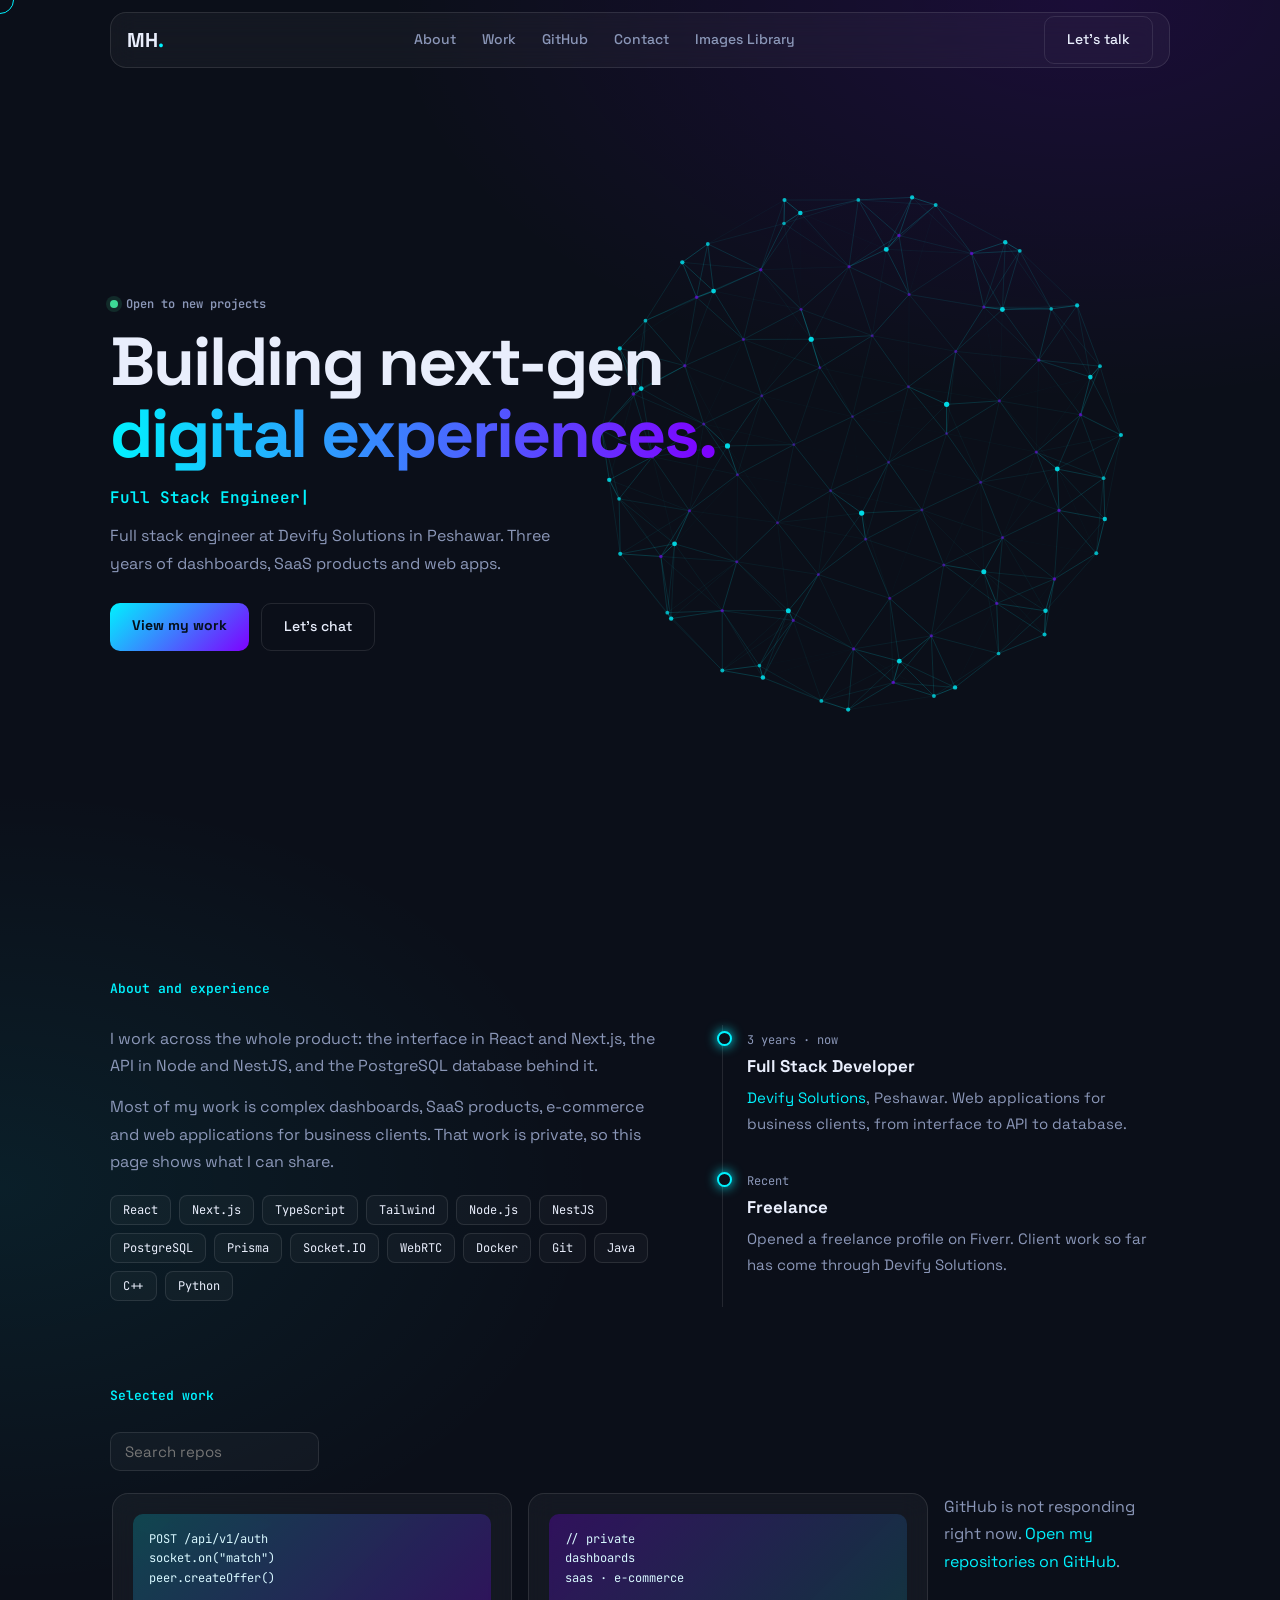
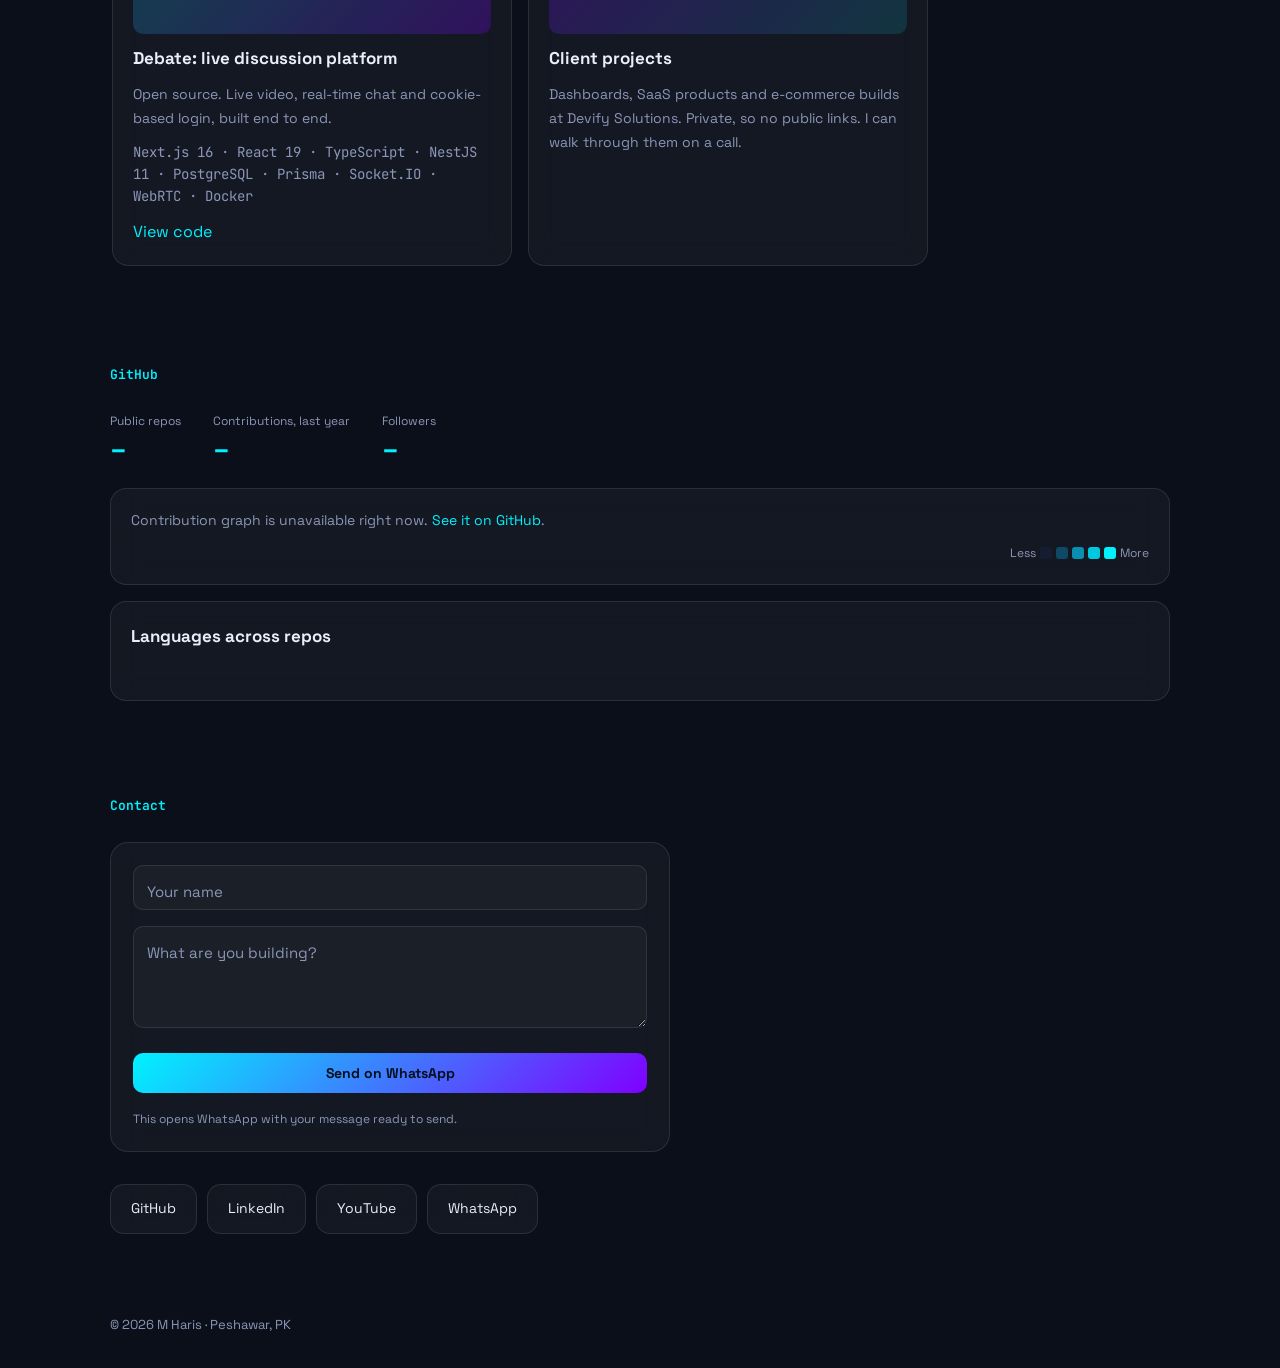
<file: profile.html>
<!DOCTYPE html>
<html lang="en">

<head>
  <meta charset="UTF-8">
  <meta name="viewport" content="width=device-width, initial-scale=1">
  <title>M Haris • Full Stack Engineer</title>
  <meta name="description"
    content="M Haris, full stack engineer at Devify Solutions, Peshawar. Dashboards, SaaS and web apps with React, Next.js, NestJS and PostgreSQL.">
  <meta property="og:title" content="M Haris • Full Stack Engineer">
  <meta property="og:image" content="profile.png">
  <meta name="theme-color" content="#0B0F19">
  <link rel="icon"
    href="data:image/svg+xml,<svg xmlns='http://www.w3.org/2000/svg' viewBox='0 0 100 100'><text y='.9em' font-size='90'>⌨️</text></svg>">
  <link rel="preconnect" href="https://fonts.googleapis.com">
  <link rel="preconnect" href="https://fonts.gstatic.com" crossorigin>
  <link
    href="https://fonts.googleapis.com/css2?family=JetBrains+Mono:wght@400;600&family=Space+Grotesk:wght@400;500;700&display=swap"
    rel="stylesheet">
  <link rel="stylesheet" href="profile.css">
</head>

<body>
  <div id="cur" aria-hidden="true"></div>
  <header class="nav glass"><a href="#top" class="logo">MH<i>.</i></a>
    <nav id="dr"><a href="#about">About</a><a href="#work">Work</a><a href="#github">GitHub</a><a
        href="#contact">Contact</a><a href="images.html">Images Library</a></nav>
    <a href="#contact" class="btn mag nav__cta">Let's talk</a>
    <button id="bg" aria-label="Menu" aria-expanded="false" aria-controls="dr"><span></span><span></span></button>
  </header>

  <main id="top">
    <section class="hero">
      <canvas id="mesh" aria-hidden="true"></canvas>
      <div class="hero__txt">
        <p class="chip"><i></i>Open to new projects</p>
        <h1>Building next-gen <em>digital experiences.</em></h1>
        <p class="type"><span id="typed"></span><b>|</b></p>
        <p class="lead">Full stack engineer at Devify Solutions in Peshawar. Three years of dashboards, SaaS products
          and web apps.</p>
        <div class="cta"><a href="#work" class="btn btn--p mag">View my work</a><a href="#contact" class="btn mag">Let's
            chat</a></div>
      </div>
    </section>

    <section id="about" class="wrap">
      <h2 class="rv">About and experience</h2>
      <div class="split">
        <div class="rv">
          <p>I work across the whole product: the interface in React and Next.js, the API in Node and NestJS, and the
            PostgreSQL database behind it.</p>
          <p>Most of my work is complex dashboards, SaaS products, e-commerce and web applications for business clients.
            That work is private, so this page shows what I can share.</p>
          <div class="stack" id="stackGrid"></div>
        </div>
        <ol class="tl">
          <li class="rv"><span>3 years · now</span>
            <h3>Full Stack Developer</h3>
            <p><a class="live" href="https://devifysolutions.com/" target="_blank" rel="noopener">Devify Solutions</a>,
              Peshawar. Web applications for business clients, from interface to API to database.</p>
          </li>
          <li class="rv"><span>Recent</span>
            <h3>Freelance</h3>
            <p>Opened a freelance profile on Fiverr. Client work so far has come through Devify Solutions.</p>
          </li>
        </ol>
      </div>
    </section>

    <section id="work" class="wrap">
      <h2 class="rv">Selected work</h2>
      <div class="tools rv"><input id="q" type="search" placeholder="Search repos" aria-label="Search repos">
        <div id="langs" class="pills"></div>
      </div>
      <div id="rail" class="rail">
        <article class="card glass tilt feat">
          <div class="thumb">
            <pre>POST /api/v1/auth
socket.on("match")
peer.createOffer()</pre>
          </div>
          <h3>Debate: live discussion platform</h3>
          <p>Open source. Live video, real-time chat and cookie-based login, built end to end.</p>
          <p class="tags">Next.js 16 · React 19 · TypeScript · NestJS 11 · PostgreSQL · Prisma · Socket.IO · WebRTC ·
            Docker</p>
          <a class="live" href="https://github.com/harisdevify/debateNextJS" target="_blank" rel="noopener">View
            code</a>
        </article>
        <article class="card glass tilt feat">
          <div class="thumb thumb--b">
            <pre>// private
dashboards
saas · e-commerce</pre>
          </div>
          <h3>Client projects</h3>
          <p>Dashboards, SaaS products and e-commerce builds at Devify Solutions. Private, so no public links. I can
            walk through them on a call.</p>
        </article>
        <div id="repos" style="display:contents">
          <div class="card sk"></div>
          <div class="card sk"></div>
        </div>
      </div>
    </section>

    <section id="github" class="wrap">
      <h2 class="rv">GitHub <small id="ctotal"></small></h2>
      <dl class="stats rv">
        <div>
          <dt>Public repos</dt>
          <dd data-k="repos">–</dd>
        </div>
        <div>
          <dt>Contributions, last year</dt>
          <dd data-k="contrib">–</dd>
        </div>
        <div>
          <dt>Followers</dt>
          <dd data-k="followers">–</dd>
        </div>
      </dl>
      <div class="card glass heat rv">
        <div id="heat" aria-label="GitHub contribution graph"></div>
        <div class="legend">Less <i class="l0"></i><i class="l1"></i><i class="l2"></i><i class="l3"></i><i
            class="l4"></i> More</div>
      </div>
      <div class="card glass rv">
        <h3>Languages across repos</h3>
        <div id="lbar" class="lbar"></div>
        <div id="llist" class="pills"></div>
      </div>
    </section>

    <section id="contact" class="wrap">
      <h2 class="rv">Contact</h2>
      <form id="cf" class="glass form rv">
        <div class="f"><input id="n" placeholder=" " required><label for="n">Your name</label></div>
        <div class="f"><textarea id="m" rows="4" placeholder=" " required></textarea><label for="m">What are you
            building?</label></div>
        <button class="btn btn--p mag" type="submit">Send on WhatsApp</button>
        <p class="note">This opens WhatsApp with your message ready to send.</p>
      </form>
      <div class="dock rv"><a class="mag glass" href="https://github.com/harisdevify" target="_blank"
          rel="noopener">GitHub</a><a class="mag glass" href="https://www.linkedin.com/in/hariswebdev/" target="_blank"
          rel="noopener">LinkedIn</a><a class="mag glass" href="https://www.youtube.com/@programming360-f5s"
          target="_blank" rel="noopener">YouTube</a><a class="mag glass" href="https://wa.me/923048994097"
          target="_blank" rel="noopener">WhatsApp</a></div>
      <p class="foot">© 2026 M Haris · Peshawar, PK</p>
    </section>
  </main>
  <div id="tip" class="tip" role="tooltip"></div>
  <script src="profile.js"></script>
</body>

</html>
</file>
<file: profile.css>
/* Mobile first. Breakpoints: base = phones, 860px+ = tablet/desktop (two-column splits, inline nav). */
:root {
  --bg: #0b0f19;
  --c: #00f2fe;
  --v: #7f00ff;
  --t: #e9eefc;
  --m: #8b97b8;
  --b: #ffffff1a;
  --l0: #161d33;
  --l1: #0e4a66;
  --l2: #0a8fb0;
  --l3: #00c8e0;
  --l4: #00f2fe;
}
* {
  box-sizing: border-box;
  margin: 0;
}
html {
  scroll-behavior: smooth;
  scroll-padding-top: 80px;
}
body {
  background:
    radial-gradient(700px 400px at 85% 0, #7f00ff22, transparent),
    radial-gradient(600px 400px at 0 40%, #00f2fe12, transparent), var(--bg);
  color: var(--t);
  font:
    400 16px/1.7 'Space Grotesk',
    system-ui,
    sans-serif;
  overflow-x: hidden;
}
a {
  color: inherit;
  text-decoration: none;
}
:focus-visible {
  outline: 2px solid var(--c);
  outline-offset: 3px;
}
.glass {
  background: #ffffff0a;
  backdrop-filter: blur(14px);
  -webkit-backdrop-filter: blur(14px);
  border: 1px solid var(--b);
}
.wrap {
  max-width: 1100px;
  margin: auto;
  padding: 80px 20px 0;
}
/* Nav: floating glass bar; on phones links live in a fullscreen drawer */
.nav {
  position: fixed;
  z-index: 50;
  top: 12px;
  left: 12px;
  right: 12px;
  height: 56px;
  border-radius: 16px;
  display: flex;
  align-items: center;
  justify-content: space-between;
  padding: 0 16px;
}
.logo {
  font-weight: 700;
  font-size: 20px;
}
.logo i {
  color: var(--c);
  font-style: normal;
}
#dr {
  position: fixed;
  inset: 0;
  background: #0b0f19f2;
  display: flex;
  flex-direction: column;
  justify-content: center;
  gap: 8px;
  padding: 0 36px;
  opacity: 0;
  pointer-events: none;
  transition: 0.3s;
  z-index: -1;
}
#dr.open {
  opacity: 1;
  pointer-events: auto;
}
#dr a {
  font-size: 32px;
  font-weight: 700;
  transform: translateX(-24px);
  opacity: 0;
  transition: 0.4s;
}
#dr.open a {
  transform: none;
  opacity: 1;
}
#dr.open a:nth-child(2) {
  transition-delay: 0.06s;
}
#dr.open a:nth-child(3) {
  transition-delay: 0.12s;
}
#dr.open a:nth-child(4) {
  transition-delay: 0.18s;
}
#dr.open a:nth-child(5) {
  transition-delay: 0.24s;
}
.nav__cta {
  display: none;
}
#bg {
  background: none;
  border: 0;
  width: 40px;
  height: 40px;
  position: relative;
  cursor: pointer;
}
#bg span {
  position: absolute;
  left: 9px;
  right: 9px;
  height: 2px;
  background: var(--t);
  transition: 0.3s;
}
#bg span:first-child {
  top: 15px;
}
#bg span:last-child {
  top: 23px;
}
#bg[aria-expanded='true'] span:first-child {
  top: 19px;
  transform: rotate(45deg);
}
#bg[aria-expanded='true'] span:last-child {
  top: 19px;
  transform: rotate(-45deg);
}
.btn {
  display: inline-block;
  padding: 11px 22px;
  border: 1px solid var(--b);
  border-radius: 10px;
  font-weight: 500;
  font-size: 14px;
  background: none;
  color: var(--t);
  cursor: pointer;
  transition:
    border-color 0.2s,
    box-shadow 0.2s;
  font-family: inherit;
}
.btn:hover {
  border-color: var(--c);
  box-shadow: 0 0 24px #00f2fe33;
}
.btn--p {
  background: linear-gradient(135deg, var(--c), var(--v));
  border: 0;
  color: #04101c;
  font-weight: 700;
}
/* Hero: canvas particle sphere sits behind text on phones, to the right on desktop */
.hero {
  position: relative;
  min-height: 100svh;
  display: flex;
  align-items: center;
  padding: 96px 20px 40px;
  max-width: 1100px;
  margin: auto;
}
#mesh {
  position: absolute;
  inset: 0;
  width: 100%;
  height: 100%;
  opacity: 0.55;
  touch-action: pan-y;
}
.hero__txt {
  position: relative;
  pointer-events: none;
}
.hero__txt a {
  pointer-events: auto;
}
.chip {
  display: inline-flex;
  align-items: center;
  gap: 8px;
  font:
    600 12px 'JetBrains Mono',
    monospace;
  color: var(--m);
  margin-bottom: 14px;
}
.chip i {
  width: 8px;
  height: 8px;
  border-radius: 50%;
  background: #3ddc97;
  box-shadow: 0 0 0 4px #3ddc9722;
}
h1 {
  font-size: clamp(36px, 9vw, 68px);
  line-height: 1.05;
  letter-spacing: -0.03em;
  max-width: 11em;
}
h1 em {
  font-style: normal;
  background: linear-gradient(90deg, var(--c), var(--v));
  -webkit-background-clip: text;
  background-clip: text;
  color: transparent;
}
.type {
  font:
    600 16px 'JetBrains Mono',
    monospace;
  color: var(--c);
  margin: 18px 0 8px;
  min-height: 1.7em;
}
.type b {
  animation: bl 1s steps(1) infinite;
}
@keyframes bl {
  50% {
    opacity: 0;
  }
}
.lead {
  color: var(--m);
  max-width: 30em;
}
.cta {
  display: flex;
  gap: 12px;
  flex-wrap: wrap;
  margin-top: 26px;
}
h2 {
  font:
    600 13px 'JetBrains Mono',
    monospace;
  color: var(--c);
  margin-bottom: 28px;
}
h2 small {
  color: var(--m);
  font-weight: 400;
  margin-left: 8px;
}
.split {
  display: grid;
  gap: 40px;
}
p {
  color: var(--m);
  margin-bottom: 14px;
}
h3 {
  font-size: 17px;
  color: var(--t);
}
.live {
  color: var(--c);
}
.live:hover {
  text-decoration: underline;
}
.stack {
  display: flex;
  flex-wrap: wrap;
  gap: 8px;
  margin-top: 20px;
}
.stack span {
  font:
    12px 'JetBrains Mono',
    monospace;
  padding: 6px 12px;
  border: 1px solid var(--b);
  border-radius: 8px;
  background: #ffffff08;
  transition: 0.25s;
}
.stack span:hover {
  transform: translateY(-4px) scale(1.06);
  border-color: var(--c);
  box-shadow: 0 8px 20px #00f2fe22;
  color: var(--c);
}
.tl {
  list-style: none;
  border-left: 1px solid var(--b);
  padding-left: 24px;
}
.tl li {
  position: relative;
  margin-bottom: 30px;
}
.tl li::before {
  content: '';
  position: absolute;
  left: -30px;
  top: 6px;
  width: 11px;
  height: 11px;
  border-radius: 50%;
  background: var(--bg);
  border: 2px solid var(--c);
  box-shadow: 0 0 12px var(--c);
}
.tl span {
  font:
    12px 'JetBrains Mono',
    monospace;
  color: var(--m);
}
.tl p {
  font-size: 15px;
  margin-top: 4px;
}
/* Projects: horizontal scroll-snap rail, works with touch swipe and trackpad */
.rail {
  display: flex;
  gap: 16px;
  overflow-x: auto;
  scroll-snap-type: x mandatory;
  padding: 6px 2px 20px;
  scrollbar-width: thin;
  scrollbar-color: var(--v) transparent;
  -webkit-overflow-scrolling: touch;
}
.card {
  flex: 0 0 min(84vw, 320px);
  scroll-snap-align: start;
  border-radius: 16px;
  padding: 20px;
  display: flex;
  flex-direction: column;
  gap: 10px;
  background: #ffffff0a;
  border: 1px solid var(--b);
  transition:
    transform 0.15s ease-out,
    border-color 0.2s;
  transform-style: preserve-3d;
}
.card:hover {
  border-color: var(--c);
}
.card p {
  font-size: 14px;
  margin: 0;
}
.feat {
  flex-basis: min(88vw, 400px);
}
.tags {
  font:
    11px/1.6 'JetBrains Mono',
    monospace;
  color: var(--m) !important;
}
.thumb {
  height: 120px;
  border-radius: 10px;
  overflow: hidden;
  background: linear-gradient(135deg, #00f2fe33, #7f00ff44);
  position: relative;
}
.thumb pre {
  position: absolute;
  inset: 0;
  padding: 16px;
  font:
    12px/1.6 'JetBrains Mono',
    monospace;
  color: #d8f8ff;
  transition: transform 0.5s;
}
.card:hover .thumb pre {
  transform: scale(1.12);
}
.thumb--b {
  background: linear-gradient(135deg, #7f00ff44, #00f2fe22);
}
.meta {
  margin-top: auto;
  display: flex;
  gap: 12px;
  flex-wrap: wrap;
  font:
    12px 'JetBrains Mono',
    monospace;
  color: var(--m);
}
.dot {
  display: inline-block;
  width: 9px;
  height: 9px;
  border-radius: 50%;
  margin-right: 6px;
  background: var(--m);
}
.sk {
  min-height: 150px;
  animation: pl 1.2s infinite alternate;
}
@keyframes pl {
  to {
    opacity: 0.4;
  }
}
.tools {
  display: flex;
  gap: 12px;
  flex-wrap: wrap;
  margin-bottom: 16px;
  align-items: center;
}
input,
textarea {
  width: 100%;
  background: #ffffff08;
  border: 1px solid var(--b);
  border-radius: 10px;
  padding: 16px 14px 8px;
  color: var(--t);
  font:
    15px 'Space Grotesk',
    sans-serif;
  resize: vertical;
}
.tools input {
  width: auto;
  min-width: 200px;
  padding: 9px 14px;
}
.pills {
  display: flex;
  gap: 8px;
  flex-wrap: wrap;
}
.pills button,
.pills span {
  font:
    12px 'JetBrains Mono',
    monospace;
  padding: 5px 12px;
  border: 1px solid var(--b);
  border-radius: 20px;
  background: none;
  color: var(--m);
  cursor: pointer;
}
.pills button:hover,
.pills button.on {
  border-color: var(--c);
  color: var(--t);
}
.stats {
  display: flex;
  gap: 32px;
  flex-wrap: wrap;
  margin-bottom: 20px;
}
.stats dt {
  font-size: 12px;
  color: var(--m);
}
.stats dd {
  font:
    600 28px 'JetBrains Mono',
    monospace;
  color: var(--c);
}
#github .card {
  flex: none;
  margin-bottom: 16px;
}
.heat {
  overflow-x: auto;
}
#heat {
  display: grid;
  grid-auto-flow: column;
  grid-template-rows: 14px repeat(7, 12px);
  gap: 3px;
  min-width: 720px;
}
#heat i {
  border-radius: 3px;
  background: var(--l0);
}
#heat b {
  font:
    10px 'JetBrains Mono',
    monospace;
  color: var(--m);
  white-space: nowrap;
}
.l1 {
  background: var(--l1) !important;
}
.l2 {
  background: var(--l2) !important;
}
.l3 {
  background: var(--l3) !important;
}
.l4 {
  background: var(--l4) !important;
}
.legend {
  display: flex;
  gap: 4px;
  align-items: center;
  justify-content: flex-end;
  font-size: 12px;
  color: var(--m);
}
.legend i {
  width: 12px;
  height: 12px;
  border-radius: 3px;
  background: var(--l0);
}
.lbar {
  display: flex;
  height: 10px;
  border-radius: 5px;
  overflow: hidden;
  gap: 2px;
}
.lbar span {
  display: block;
}
/* Contact: floating labels */
.form {
  border-radius: 18px;
  padding: 22px;
  display: grid;
  gap: 16px;
  max-width: 560px;
}
.f {
  position: relative;
}
.f label {
  position: absolute;
  left: 14px;
  top: 14px;
  color: var(--m);
  font-size: 15px;
  pointer-events: none;
  transition: 0.2s;
}
.f input:focus + label,
.f input:not(:placeholder-shown) + label,
.f textarea:focus + label,
.f textarea:not(:placeholder-shown) + label {
  top: 4px;
  font-size: 11px;
  color: var(--c);
}
.f input:focus,
.f textarea:focus {
  outline: 0;
  border-color: var(--c);
}
.note {
  font-size: 12px;
  margin: 0;
}
.dock {
  display: flex;
  gap: 10px;
  flex-wrap: wrap;
  margin-top: 32px;
}
.dock a {
  padding: 12px 20px;
  border-radius: 14px;
  font-size: 14px;
  transition: border-color 0.2s;
}
.dock a:hover {
  border-color: var(--c);
}
.foot {
  margin: 80px 0 32px;
  font-size: 13px;
}
.tip {
  position: fixed;
  pointer-events: none;
  opacity: 0;
  background: #000d;
  border: 1px solid var(--b);
  padding: 5px 9px;
  border-radius: 6px;
  font:
    12px 'JetBrains Mono',
    monospace;
  z-index: 60;
  transition: opacity 0.1s;
}
/* Custom magnetic cursor: only on devices with a fine pointer and hover */
#cur {
  display: none;
  position: fixed;
  left: -14px;
  top: -14px;
  width: 28px;
  height: 28px;
  border: 1.5px solid var(--c);
  border-radius: 50%;
  pointer-events: none;
  z-index: 99;
  transition:
    width 0.2s,
    height 0.2s,
    margin 0.2s,
    background 0.2s,
    border-color 0.2s;
}
.fine #cur {
  display: block;
}
.fine #cur.big {
  width: 56px;
  height: 56px;
  margin: -14px 0 0 -14px;
  background: #00f2fe18;
  border-color: var(--v);
}
.rv {
  opacity: 0;
  transform: translateY(24px);
  transition:
    opacity 0.7s,
    transform 0.7s;
}
.rv.in {
  opacity: 1;
  transform: none;
}
@media (min-width: 860px) {
  .nav__cta {
    display: inline-block;
  }
  #bg {
    display: none;
  }
  #dr {
    position: static;
    flex-direction: row;
    background: none;
    opacity: 1;
    pointer-events: auto;
    padding: 0;
    gap: 26px;
    z-index: auto;
  }
  #dr a {
    font-size: 14px;
    font-weight: 500;
    opacity: 1;
    transform: none;
    color: var(--m);
  }
  #dr a:hover {
    color: var(--t);
  }
  .nav {
    left: 50%;
    right: auto;
    transform: translateX(-50%);
    width: min(1060px, calc(100% - 40px));
  }
  .split {
    grid-template-columns: 1.1fr 0.9fr;
    gap: 64px;
  }
  #mesh {
    width: 60%;
    left: 40%;
    opacity: 0.9;
  }
  .hero {
    padding-top: 80px;
  }
}
@media (prefers-reduced-motion: reduce) {
  * {
    animation: none !important;
    transition: none !important;
    scroll-behavior: auto;
  }
  .rv {
    opacity: 1;
    transform: none;
  }
}
</file>
